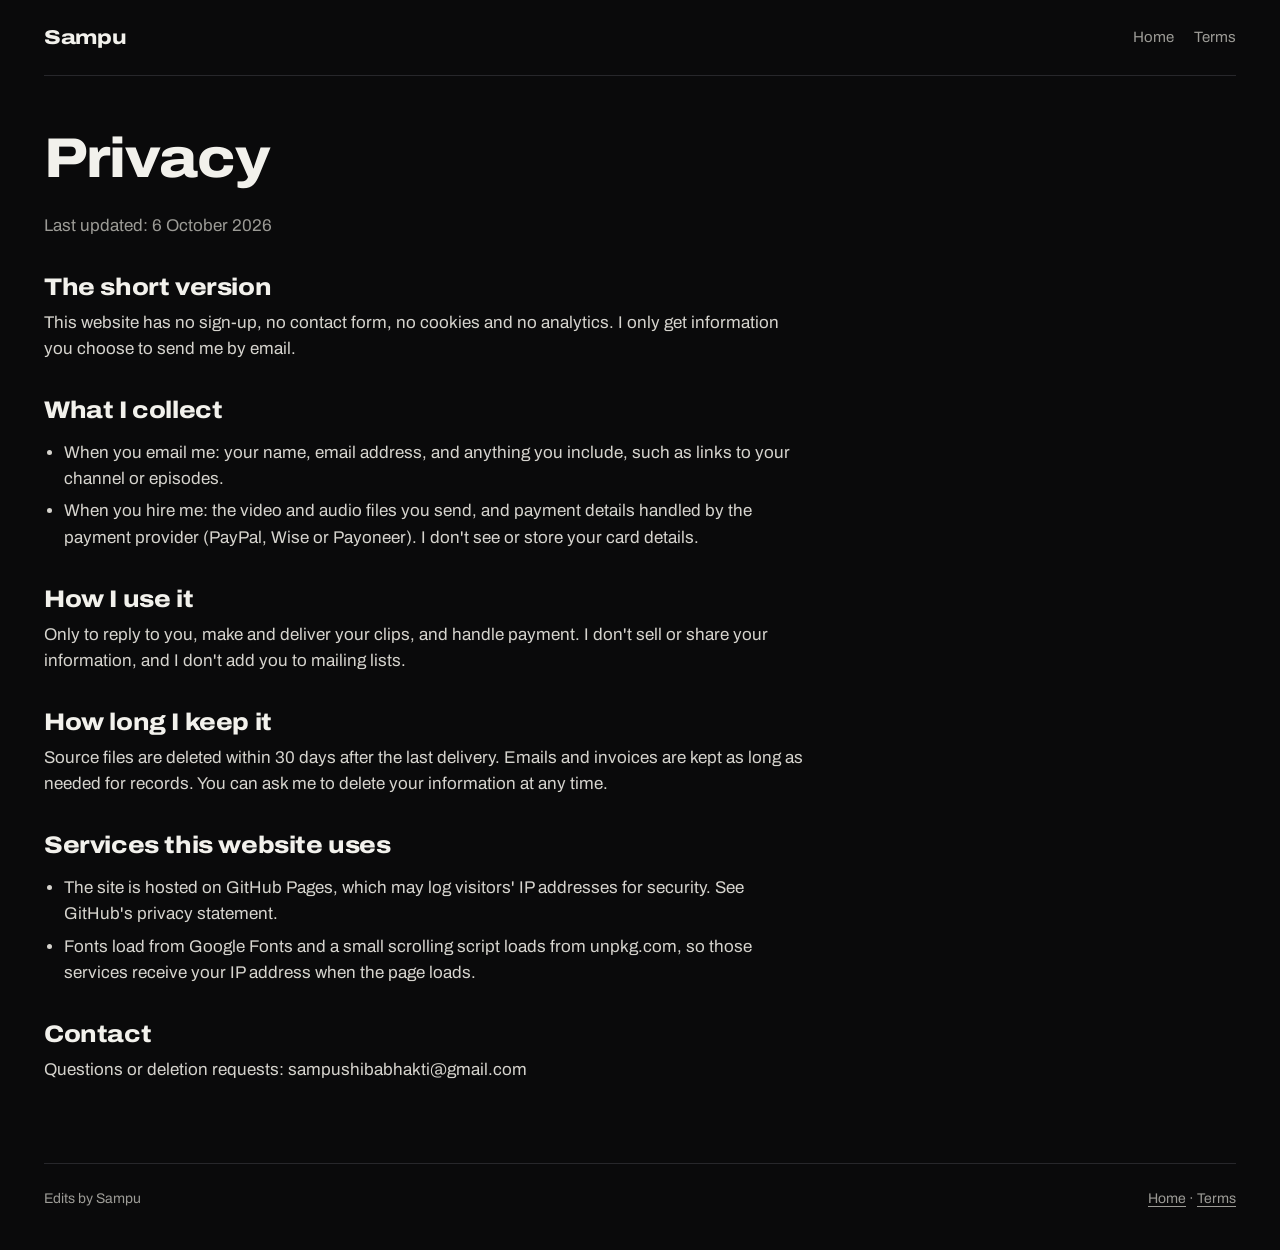
<file: privacy.html>
<!doctype html>
<html lang="en">
<head>
<meta charset="utf-8">
<meta name="viewport" content="width=device-width, initial-scale=1, viewport-fit=cover">
<title>Privacy · Edits by Sampu</title>
<link rel="preconnect" href="https://fonts.googleapis.com">
<link rel="preconnect" href="https://fonts.gstatic.com" crossorigin>
<link rel="stylesheet" href="https://fonts.googleapis.com/css2?family=Archivo:wdth,wght@62..125,400..800&family=IBM+Plex+Mono:wght@400;500&display=swap">
<link rel="stylesheet" href="styles.css?v=10061945">
</head>
<body>
<div class="wrap">
  <header class="top">
    <a class="mark" href="./">Sampu</a>
    <nav><a href="./">Home</a><a href="terms.html">Terms</a></nav>
  </header>
  <main class="doc">
    <h1>Privacy</h1>
    <p class="updated">Last updated: 6 October 2026</p>

    <h2>The short version</h2>
    <p>This website has no sign-up, no contact form, no cookies and no analytics. I only get information you choose to send me by email.</p>

    <h2>What I collect</h2>
    <ul>
      <li>When you email me: your name, email address, and anything you include, such as links to your channel or episodes.</li>
      <li>When you hire me: the video and audio files you send, and payment details handled by the payment provider (PayPal, Wise or Payoneer). I don't see or store your card details.</li>
    </ul>

    <h2>How I use it</h2>
    <p>Only to reply to you, make and deliver your clips, and handle payment. I don't sell or share your information, and I don't add you to mailing lists.</p>

    <h2>How long I keep it</h2>
    <p>Source files are deleted within 30 days after the last delivery. Emails and invoices are kept as long as needed for records. You can ask me to delete your information at any time.</p>

    <h2>Services this website uses</h2>
    <ul>
      <li>The site is hosted on GitHub Pages, which may log visitors' IP addresses for security. See GitHub's privacy statement.</li>
      <li>Fonts load from Google Fonts and a small scrolling script loads from unpkg.com, so those services receive your IP address when the page loads.</li>
    </ul>

    <h2>Contact</h2>
    <p>Questions or deletion requests: sampushibabhakti@gmail.com</p>
  </main>
  <footer>
    <span>Edits by Sampu</span>
    <span><a href="./">Home</a> · <a href="terms.html">Terms</a></span>
  </footer>
</div>
</body>
</html>
</file>
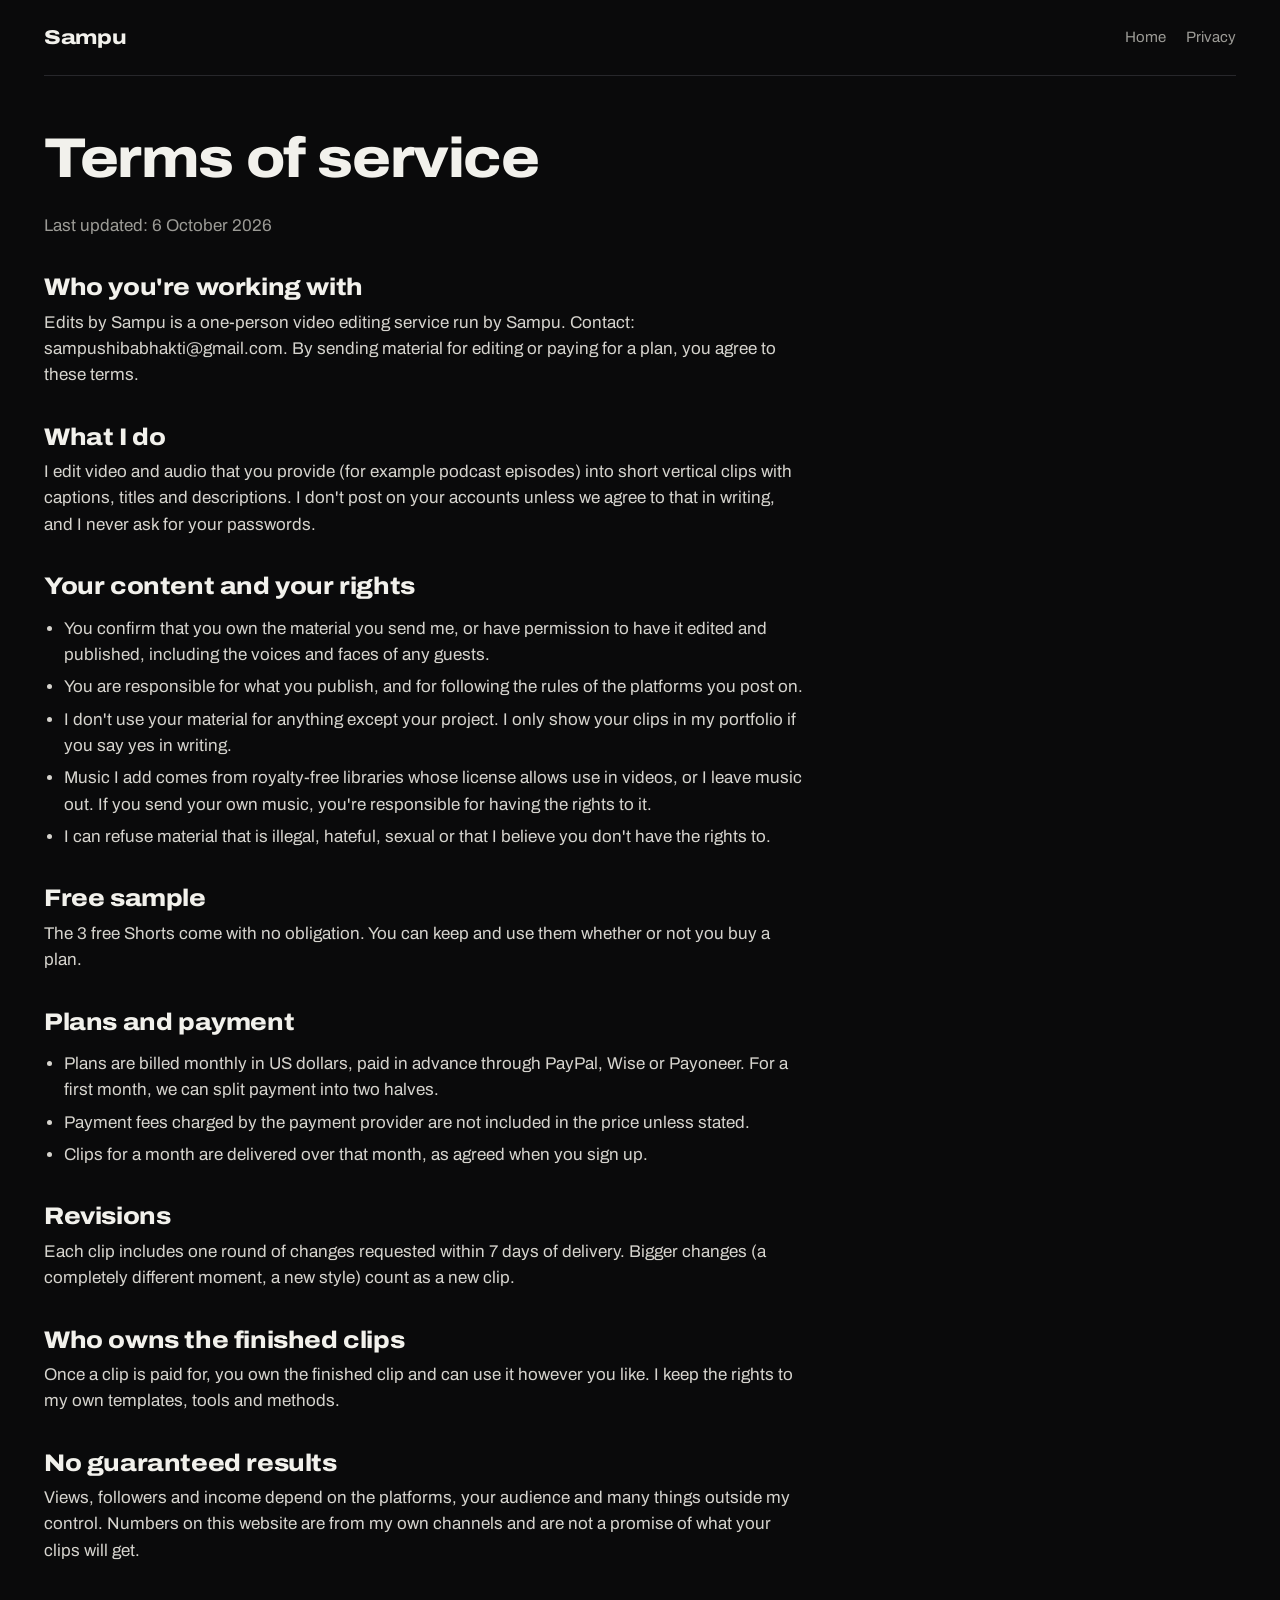
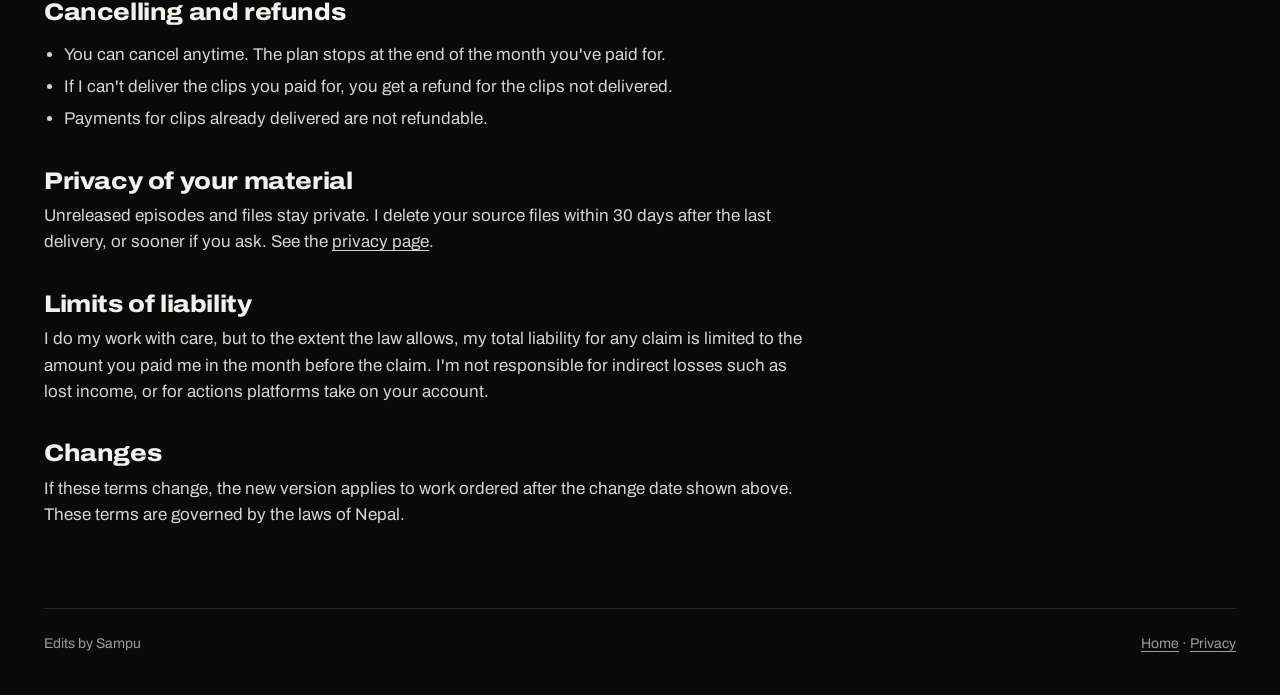
<file: terms.html>
<!doctype html>
<html lang="en">
<head>
<meta charset="utf-8">
<meta name="viewport" content="width=device-width, initial-scale=1, viewport-fit=cover">
<title>Terms · Edits by Sampu</title>
<link rel="preconnect" href="https://fonts.googleapis.com">
<link rel="preconnect" href="https://fonts.gstatic.com" crossorigin>
<link rel="stylesheet" href="https://fonts.googleapis.com/css2?family=Archivo:wdth,wght@62..125,400..800&family=IBM+Plex+Mono:wght@400;500&display=swap">
<link rel="stylesheet" href="styles.css?v=10061945">
</head>
<body>
<div class="wrap">
  <header class="top">
    <a class="mark" href="./">Sampu</a>
    <nav><a href="./">Home</a><a href="privacy.html">Privacy</a></nav>
  </header>
  <main class="doc">
    <h1>Terms of service</h1>
    <p class="updated">Last updated: 6 October 2026</p>

    <h2>Who you're working with</h2>
    <p>Edits by Sampu is a one-person video editing service run by Sampu. Contact: sampushibabhakti@gmail.com. By sending material for editing or paying for a plan, you agree to these terms.</p>

    <h2>What I do</h2>
    <p>I edit video and audio that you provide (for example podcast episodes) into short vertical clips with captions, titles and descriptions. I don't post on your accounts unless we agree to that in writing, and I never ask for your passwords.</p>

    <h2>Your content and your rights</h2>
    <ul>
      <li>You confirm that you own the material you send me, or have permission to have it edited and published, including the voices and faces of any guests.</li>
      <li>You are responsible for what you publish, and for following the rules of the platforms you post on.</li>
      <li>I don't use your material for anything except your project. I only show your clips in my portfolio if you say yes in writing.</li>
      <li>Music I add comes from royalty-free libraries whose license allows use in videos, or I leave music out. If you send your own music, you're responsible for having the rights to it.</li>
      <li>I can refuse material that is illegal, hateful, sexual or that I believe you don't have the rights to.</li>
    </ul>

    <h2>Free sample</h2>
    <p>The 3 free Shorts come with no obligation. You can keep and use them whether or not you buy a plan.</p>

    <h2>Plans and payment</h2>
    <ul>
      <li>Plans are billed monthly in US dollars, paid in advance through PayPal, Wise or Payoneer. For a first month, we can split payment into two halves.</li>
      <li>Payment fees charged by the payment provider are not included in the price unless stated.</li>
      <li>Clips for a month are delivered over that month, as agreed when you sign up.</li>
    </ul>

    <h2>Revisions</h2>
    <p>Each clip includes one round of changes requested within 7 days of delivery. Bigger changes (a completely different moment, a new style) count as a new clip.</p>

    <h2>Who owns the finished clips</h2>
    <p>Once a clip is paid for, you own the finished clip and can use it however you like. I keep the rights to my own templates, tools and methods.</p>

    <h2>No guaranteed results</h2>
    <p>Views, followers and income depend on the platforms, your audience and many things outside my control. Numbers on this website are from my own channels and are not a promise of what your clips will get.</p>

    <h2>Cancelling and refunds</h2>
    <ul>
      <li>You can cancel anytime. The plan stops at the end of the month you've paid for.</li>
      <li>If I can't deliver the clips you paid for, you get a refund for the clips not delivered.</li>
      <li>Payments for clips already delivered are not refundable.</li>
    </ul>

    <h2>Privacy of your material</h2>
    <p>Unreleased episodes and files stay private. I delete your source files within 30 days after the last delivery, or sooner if you ask. See the <a href="privacy.html">privacy page</a>.</p>

    <h2>Limits of liability</h2>
    <p>I do my work with care, but to the extent the law allows, my total liability for any claim is limited to the amount you paid me in the month before the claim. I'm not responsible for indirect losses such as lost income, or for actions platforms take on your account.</p>

    <h2>Changes</h2>
    <p>If these terms change, the new version applies to work ordered after the change date shown above. These terms are governed by the laws of Nepal.</p>
  </main>
  <footer>
    <span>Edits by Sampu</span>
    <span><a href="./">Home</a> · <a href="privacy.html">Privacy</a></span>
  </footer>
</div>
</body>
</html>
</file>
<file: styles.css>
/* Edits by Sampu - v4 "studio" design.
   Brief: short-form editor for podcast hosts deciding on a phone in ~10s. Feel of an established studio:
   cinematic dark (the clips pop), restrained, one bold accent used only for actions, wide confident type.
   Work is the hero; proof = before/after + real view counts + free sample; FAQ handles objections; CTA repeats.
   Single committed dark theme (deliberate), so every color is set explicitly. */
:root {
  --bg: #0a0a0b;
  --surface: #131315;
  --raise: #1b1b1e;
  --line: #27272b;
  --text: #f2f1ec;
  --muted: #9c9b96;
  --accent: #ebe8df;        /* paper white: only for actions + key numbers */
  --accent-ink: #0a0a0b;
  --sans: "Archivo", "Helvetica Neue", Arial, sans-serif;
  --mono: "IBM Plex Mono", ui-monospace, Consolas, monospace;
  color-scheme: dark;
}
*, *::before, *::after { box-sizing: border-box; }
html { -webkit-text-size-adjust: 100%; }
body { margin: 0; background: var(--bg); color: var(--text); font-family: var(--sans); font-size: 17px; line-height: 1.55;
       font-variation-settings: "wdth" 100; -webkit-font-smoothing: antialiased; }
img, video { max-width: 100%; display: block; }
a { color: inherit; text-underline-offset: 3px; }
::selection { background: var(--accent); color: var(--accent-ink); }
:focus-visible { outline: 2px solid var(--accent); outline-offset: 3px; border-radius: 4px; }

.wrap { max-width: 1240px; margin: 0 auto; padding-inline: 24px; }

/* nav */
.nav { position: sticky; top: env(safe-area-inset-top, 0px); z-index: 20; transition: background .3s ease, border-color .3s ease;
       border-bottom: 1px solid transparent; }
.nav.solid { background: rgba(10,10,11,.82); backdrop-filter: blur(14px); -webkit-backdrop-filter: blur(14px); border-color: var(--line); }
.nav .wrap { display: flex; align-items: center; justify-content: space-between; gap: 20px; padding-block: 16px; }
.brand { font-weight: 800; font-size: 20px; letter-spacing: -.3px; text-decoration: none; font-variation-settings: "wdth" 120; }
.nav ul { list-style: none; display: flex; gap: 26px; margin: 0; padding: 0; font-size: 15px; color: var(--muted); }
.nav ul a { text-decoration: none; }
.nav ul a:hover { color: var(--text); }
.btn { display: inline-flex; align-items: center; gap: 10px; font: 600 15.5px/1 var(--sans); text-decoration: none; cursor: pointer;
       padding: 15px 22px; border-radius: 999px; border: 1px solid var(--accent); background: var(--accent); color: var(--accent-ink);
       transition: transform .2s ease, background .2s ease, color .2s ease; white-space: nowrap; }
.btn:hover { transform: translateY(-2px); }
.btn.ghost { background: transparent; color: var(--text); border-color: var(--line); }
.btn.ghost:hover { border-color: var(--text); }
.btn.sm { padding: 11px 16px; font-size: 14.5px; }
.btn svg { width: 16px; height: 16px; }

/* hero */
.hero { padding-block: 64px 40px; display: grid; grid-template-columns: minmax(0, 7fr) minmax(0, 5fr); gap: 40px; align-items: center; }
.kicker { color: var(--muted); font-size: 16px; margin: 0 0 18px; }
.hero h1 { margin: 0; font-weight: 800; font-size: clamp(42px, 6.2vw, 84px); line-height: .98; letter-spacing: -2px;
           font-variation-settings: "wdth" 112; text-wrap: balance; }
.hero .sub { margin: 22px 0 0; font-size: 19px; color: #cfcdc7; max-width: 52ch; }
.hero .cta { display: flex; flex-wrap: wrap; gap: 12px; margin-top: 30px; }
.proofline { margin: 34px 0 0; padding: 0; list-style: none; display: flex; flex-wrap: wrap; gap: 10px 28px; color: var(--muted); font-size: 15px; }
.proofline b { color: var(--text); font-weight: 700; font-variant-numeric: tabular-nums; }
.stack { position: relative; height: clamp(440px, 46vw, 600px); }
.phone { position: absolute; width: 46%; aspect-ratio: 9 / 16; border-radius: 26px; overflow: hidden; background: #000;
         border: 1px solid #333; box-shadow: 0 30px 60px rgba(0,0,0,.55); will-change: transform; }
.phone video { width: 100%; height: 100%; object-fit: cover; }
.phone.p1 { left: 0; top: 13%; width: 41%; rotate: -8deg; filter: brightness(.62); }
.phone.p2 { left: 24%; top: 0; width: 52%; z-index: 2; box-shadow: 0 40px 80px rgba(0,0,0,.7); }
.phone.p3 { right: 0; top: 15%; width: 41%; rotate: 8deg; filter: brightness(.62); }

/* clipped for */
.clipped { border-block: 1px solid var(--line); }
.clipped .wrap { display: flex; flex-wrap: wrap; align-items: center; justify-content: space-between; gap: 12px 30px; padding-block: 20px; }
.clipped p { margin: 0; color: var(--muted); font-size: 15px; }
.clipped .names { display: flex; gap: 30px; flex-wrap: wrap; font-weight: 700; font-size: 18px; color: #d9d7d1;
                  font-variation-settings: "wdth" 120; letter-spacing: -.2px; }

/* sections */
section.block { padding-block: 110px 0; }
.head { display: grid; grid-template-columns: minmax(0, 1fr) minmax(0, 1fr); gap: 40px; align-items: end; margin-bottom: 40px; }
h2 { margin: 0; font-weight: 800; font-size: clamp(32px, 4.2vw, 54px); line-height: 1.02; letter-spacing: -1.4px;
     font-variation-settings: "wdth" 112; text-wrap: balance; }
.head p { margin: 0; color: var(--muted); max-width: 50ch; justify-self: end; }

/* before / after */
.ba { display: grid; grid-template-columns: minmax(0, 1.55fr) auto minmax(0, .62fr) minmax(0, 1fr); gap: 28px; align-items: center; }
.frame { display: grid; gap: 10px; }
.frame .media { border-radius: 14px; overflow: hidden; border: 1px solid var(--line); background: #000; position: relative; }
.frame .raw img { width: 100%; aspect-ratio: 16 / 9; object-fit: cover; filter: saturate(.85); }
.frame .short { aspect-ratio: 9 / 16; border-radius: 18px; }
.frame .short video { width: 100%; height: 100%; object-fit: cover; }
.tag { font: 500 13px var(--mono); color: var(--muted); }
.tag b { color: var(--text); font-weight: 500; }
.arrow { color: var(--accent); width: 42px; height: 42px; }
.changes { list-style: none; margin: 0; padding: 0; border-top: 1px solid var(--line); }
.changes li { padding: 14px 0; border-bottom: 1px solid var(--line); display: grid; grid-template-columns: 26px minmax(0, 1fr); gap: 10px; }
.changes li svg { width: 18px; height: 18px; color: var(--accent); margin-top: 3px; }
.changes li span { color: #d6d4ce; }

/* work */
.reel { display: grid; grid-auto-flow: column; grid-auto-columns: calc((100% - 5 * 16px) / 5.4); gap: 16px; overflow-x: auto;
        scroll-snap-type: x mandatory; padding-bottom: 14px; scrollbar-width: thin; scrollbar-color: #3a3a3f transparent; }
.clip { margin: 0; scroll-snap-align: start; display: grid; gap: 12px; align-content: start; }
.clip .v { position: relative; aspect-ratio: 9 / 16; border-radius: 18px; overflow: hidden; background: #000; border: 1px solid var(--line); }
.clip video { width: 100%; height: 100%; object-fit: cover; transition: transform .6s cubic-bezier(.2,.7,.2,1); }
.clip:hover video { transform: scale(1.035); }
.clip figcaption { display: grid; gap: 3px; }
.clip .t { font-weight: 600; font-size: 15.5px; line-height: 1.3; }
.clip .m { font: 13px var(--mono); color: var(--muted); }
.clip .m b { color: var(--accent); font-weight: 500; }
.note { margin: 18px 0 0; color: var(--muted); font-size: 14px; max-width: 90ch; }

/* edit list */
.edl { border-top: 1px solid var(--text); }
.edl .row { display: grid; grid-template-columns: 150px 90px minmax(0, 1fr); gap: 16px; padding: 18px 0; border-bottom: 1px solid var(--line);
            align-items: baseline; transition: background .2s ease; }
.edl .row:hover { background: var(--surface); }
.edl .tc { font: 500 13.5px var(--mono); color: var(--muted); }
.edl .tr { font: 500 12.5px var(--mono); color: var(--accent); }
.edl .what { font-size: 18px; }

/* process */
.steps { display: grid; grid-template-columns: repeat(3, minmax(0, 1fr)); border-top: 1px solid var(--line); }
.step { padding: 26px 26px 0 0; display: grid; gap: 10px; align-content: start; }
.step + .step { padding-left: 26px; border-left: 1px solid var(--line); }
.step .when { font: 500 13px var(--mono); color: var(--accent); }
.step h3 { margin: 0; font-size: 22px; font-weight: 700; letter-spacing: -.3px; font-variation-settings: "wdth" 108; }
.step p { margin: 0; color: var(--muted); }

/* pricing */
.plans { display: grid; grid-template-columns: repeat(3, minmax(0, 1fr)); gap: 16px; align-items: stretch; }
.plan { background: var(--surface); border: 1px solid var(--line); border-radius: 20px; padding: 28px; display: grid; gap: 18px;
        grid-template-rows: auto auto 1fr auto; }
.plan.hot { background: var(--raise); border-color: var(--accent); }
.plan .name { display: flex; justify-content: space-between; align-items: center; gap: 10px; font-weight: 700; font-size: 18px; }
.plan .pill { font: 500 12px var(--mono); color: var(--accent-ink); background: var(--accent); padding: 4px 10px; border-radius: 99px; }
.plan .price { font-weight: 800; font-size: 54px; line-height: 1; letter-spacing: -1.5px; font-variation-settings: "wdth" 110; }
.plan .price small { font-weight: 400; font-size: 15px; color: var(--muted); letter-spacing: 0; font-variation-settings: "wdth" 100; }
.plan ul { list-style: none; margin: 0; padding: 0; display: grid; gap: 10px; align-content: start; }
.plan li { display: grid; grid-template-columns: 22px minmax(0, 1fr); gap: 8px; color: #d6d4ce; font-size: 15.5px; }
.plan li svg { width: 16px; height: 16px; color: var(--accent); margin-top: 4px; }
.plan .btn { justify-content: center; }
.guarantee { margin: 22px 0 0; color: var(--muted); font-size: 15px; }
.guarantee b { color: var(--text); }

/* faq */
.faq { border-top: 1px solid var(--line); max-width: 900px; }
.faq details { border-bottom: 1px solid var(--line); }
.faq summary { list-style: none; cursor: pointer; padding: 22px 44px 22px 0; font-size: 19px; font-weight: 600; position: relative; }
.faq summary::-webkit-details-marker { display: none; }
.faq summary::after { content: ""; position: absolute; right: 6px; top: 50%; width: 12px; height: 12px; margin-top: -9px;
                      border-right: 2px solid var(--muted); border-bottom: 2px solid var(--muted); transform: rotate(45deg);
                      transition: transform .25s ease; }
.faq details[open] summary::after { transform: rotate(225deg); margin-top: -3px; }
.faq .a { padding: 0 0 22px; color: #cfcdc7; max-width: 70ch; margin: 0; }

/* final cta */
.final { margin-top: 120px; border-block: 1px solid var(--line); background: var(--surface); }
.final .wrap { padding-block: 80px; display: grid; gap: 22px; }
.final h2 { font-size: clamp(36px, 5.6vw, 76px); max-width: 16ch; }
.mailrow { display: flex; flex-wrap: wrap; gap: 12px; align-items: center; }
.mailrow code { font: 500 18px var(--mono); background: var(--bg); border: 1px solid var(--line); padding: 14px 18px; border-radius: 999px;
                user-select: all; overflow-wrap: anywhere; }
.final .fine { color: var(--muted); font-size: 15px; margin: 0; }

footer .wrap { display: flex; flex-wrap: wrap; justify-content: space-between; gap: 10px 24px; padding-block: 30px 46px;
               color: var(--muted); font-size: 14px; }
footer a { color: var(--muted); }

/* legal pages */
.doc { max-width: 760px; padding-block: 40px 20px; }
.doc h1 { font-weight: 800; font-size: clamp(36px, 5vw, 56px); letter-spacing: -1.4px; margin: 0; font-variation-settings: "wdth" 112; }
.doc h2 { font-size: 24px; margin-top: 36px; letter-spacing: -.4px; }
.doc p, .doc li { color: #d6d4ce; }
.doc ul { padding-left: 20px; display: grid; gap: 6px; }
.doc p { margin: 10px 0 0; }
.doc .updated { color: var(--muted); }

/* motion: content is visible without JS; main.js arms only what starts below the fold */
.armed { opacity: 0; transform: translateY(26px); }
.in { opacity: 1; transform: none; transition: opacity .8s ease, transform .8s cubic-bezier(.2,.7,.2,1); }
@media (prefers-reduced-motion: no-preference) {
  .hero .anim { animation: up .9s cubic-bezier(.2,.7,.2,1) both; animation-delay: calc(var(--i) * 90ms); }
  .stack .phone { animation: drop 1s cubic-bezier(.2,.7,.2,1) both; animation-delay: calc(var(--i) * 120ms + 250ms); }
}
@keyframes up { from { opacity: 0; transform: translateY(24px); } }
@keyframes drop { from { opacity: 0; translate: 0 40px; } }

@media (max-width: 980px) {
  .nav ul { display: none; }
  .hero { grid-template-columns: minmax(0, 1fr); padding-top: 36px; }
  .stack { height: 96vw; max-height: 520px; }
  .head { grid-template-columns: minmax(0, 1fr); gap: 14px; }
  .head p { justify-self: start; }
  .ba { grid-template-columns: minmax(0, 1fr) minmax(0, 1fr); }
  .ba .arrow { display: none; }
  .ba .raw-wrap { grid-column: 1 / -1; }
  .ba .changes li { padding: 10px 0; font-size: 15px; }
  .reel { grid-auto-columns: 62%; margin-inline: -24px; padding-inline: 24px; scroll-padding-inline: 24px; }
  .steps, .plans { grid-template-columns: minmax(0, 1fr); }
  .step + .step { padding-left: 0; border-left: 0; border-top: 1px solid var(--line); }
  .step { padding-bottom: 22px; }
  .edl .row { grid-template-columns: 110px 70px minmax(0, 1fr); gap: 10px; }
  .edl .what { font-size: 16px; }
  section.block { padding-top: 84px; }
}
@media (max-width: 520px) {
  .edl .row { grid-template-columns: minmax(0, 1fr); gap: 4px; }
  .nav .btn.sm { padding: 10px 14px; font-size: 14px; }
}

/* legal pages header/footer (they use .top / .mark inside .wrap) */
.top { display: flex; justify-content: space-between; align-items: center; gap: 16px; padding-block: 22px; border-bottom: 1px solid var(--line); }
.mark { font-weight: 800; font-size: 20px; text-decoration: none; font-variation-settings: "wdth" 120; letter-spacing: -.3px; }
.top nav { display: flex; gap: 20px; font-size: 15px; }
.top nav a { text-decoration: none; color: var(--muted); }
.top nav a:hover { color: var(--text); }
.wrap > footer { display: flex; flex-wrap: wrap; justify-content: space-between; gap: 10px 24px; margin-top: 60px; padding-block: 24px 40px;
                 border-top: 1px solid var(--line); color: var(--muted); font-size: 14px; }
</file>
